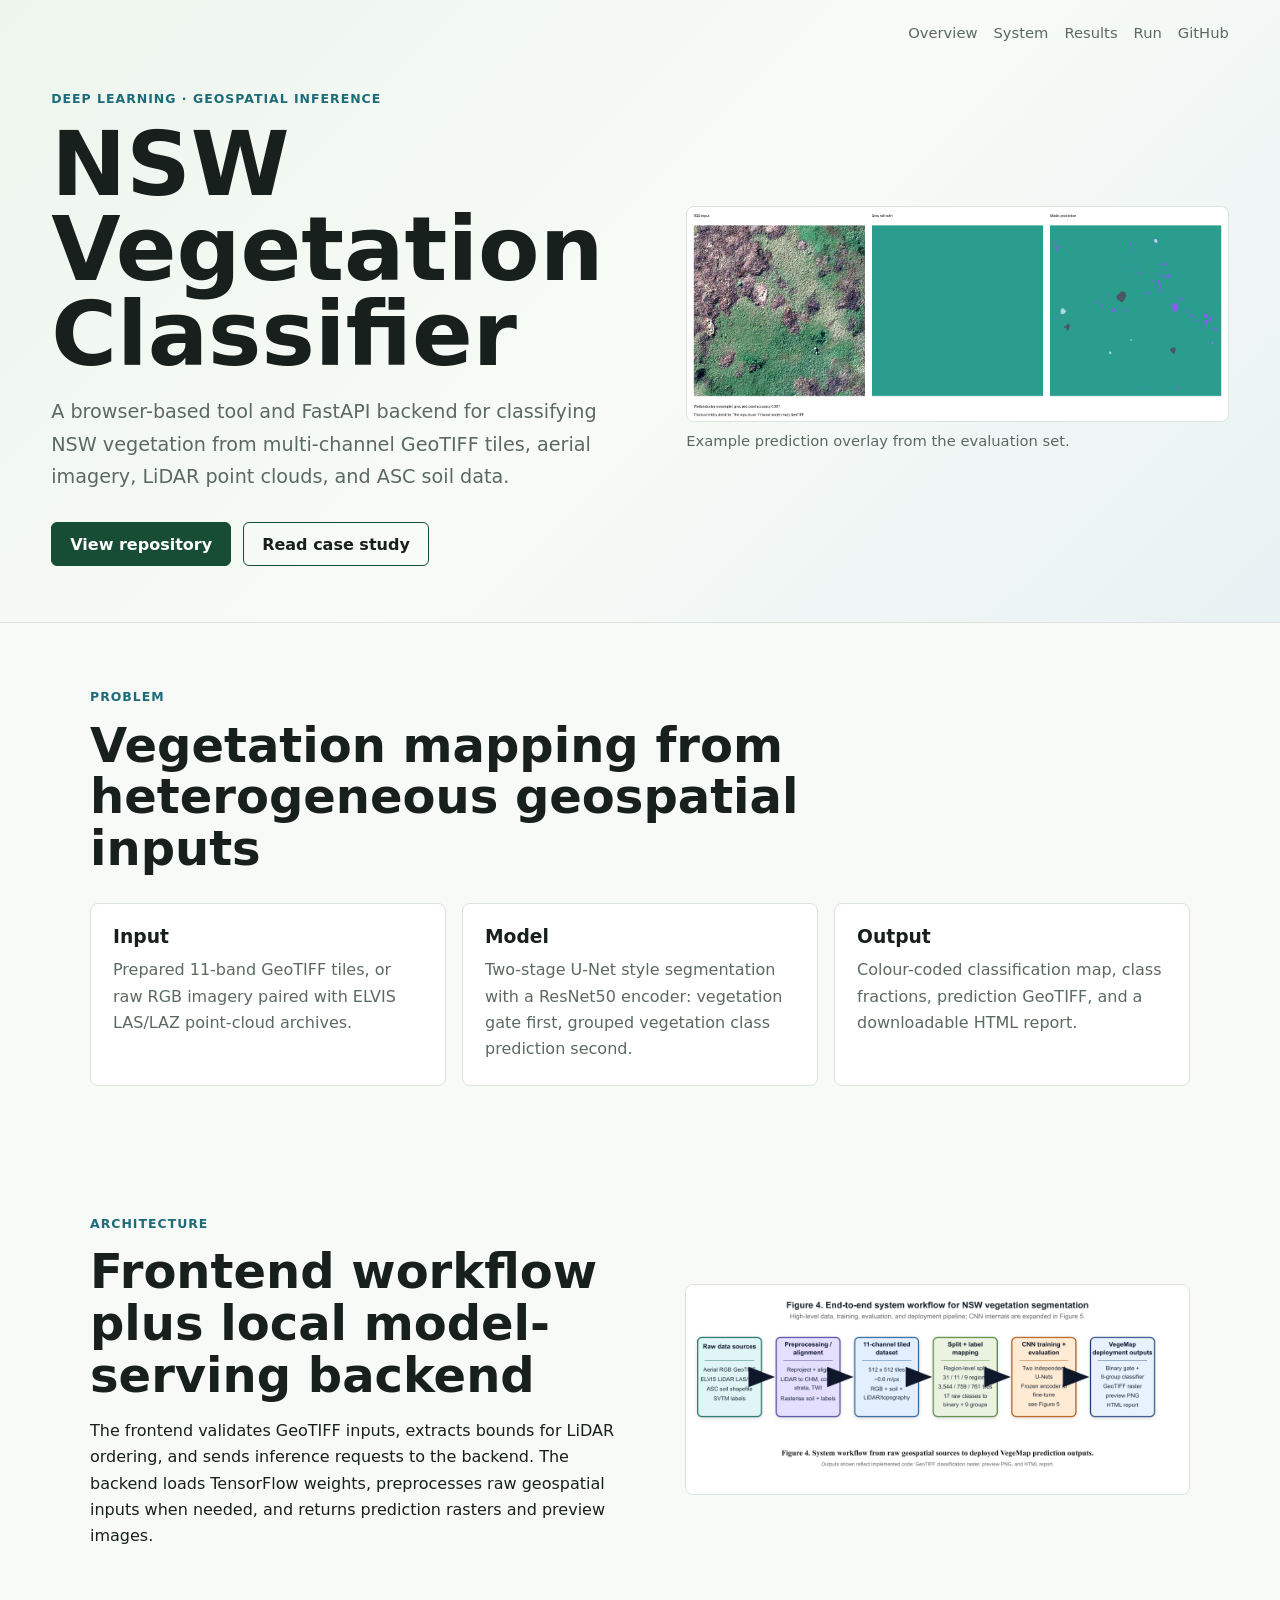
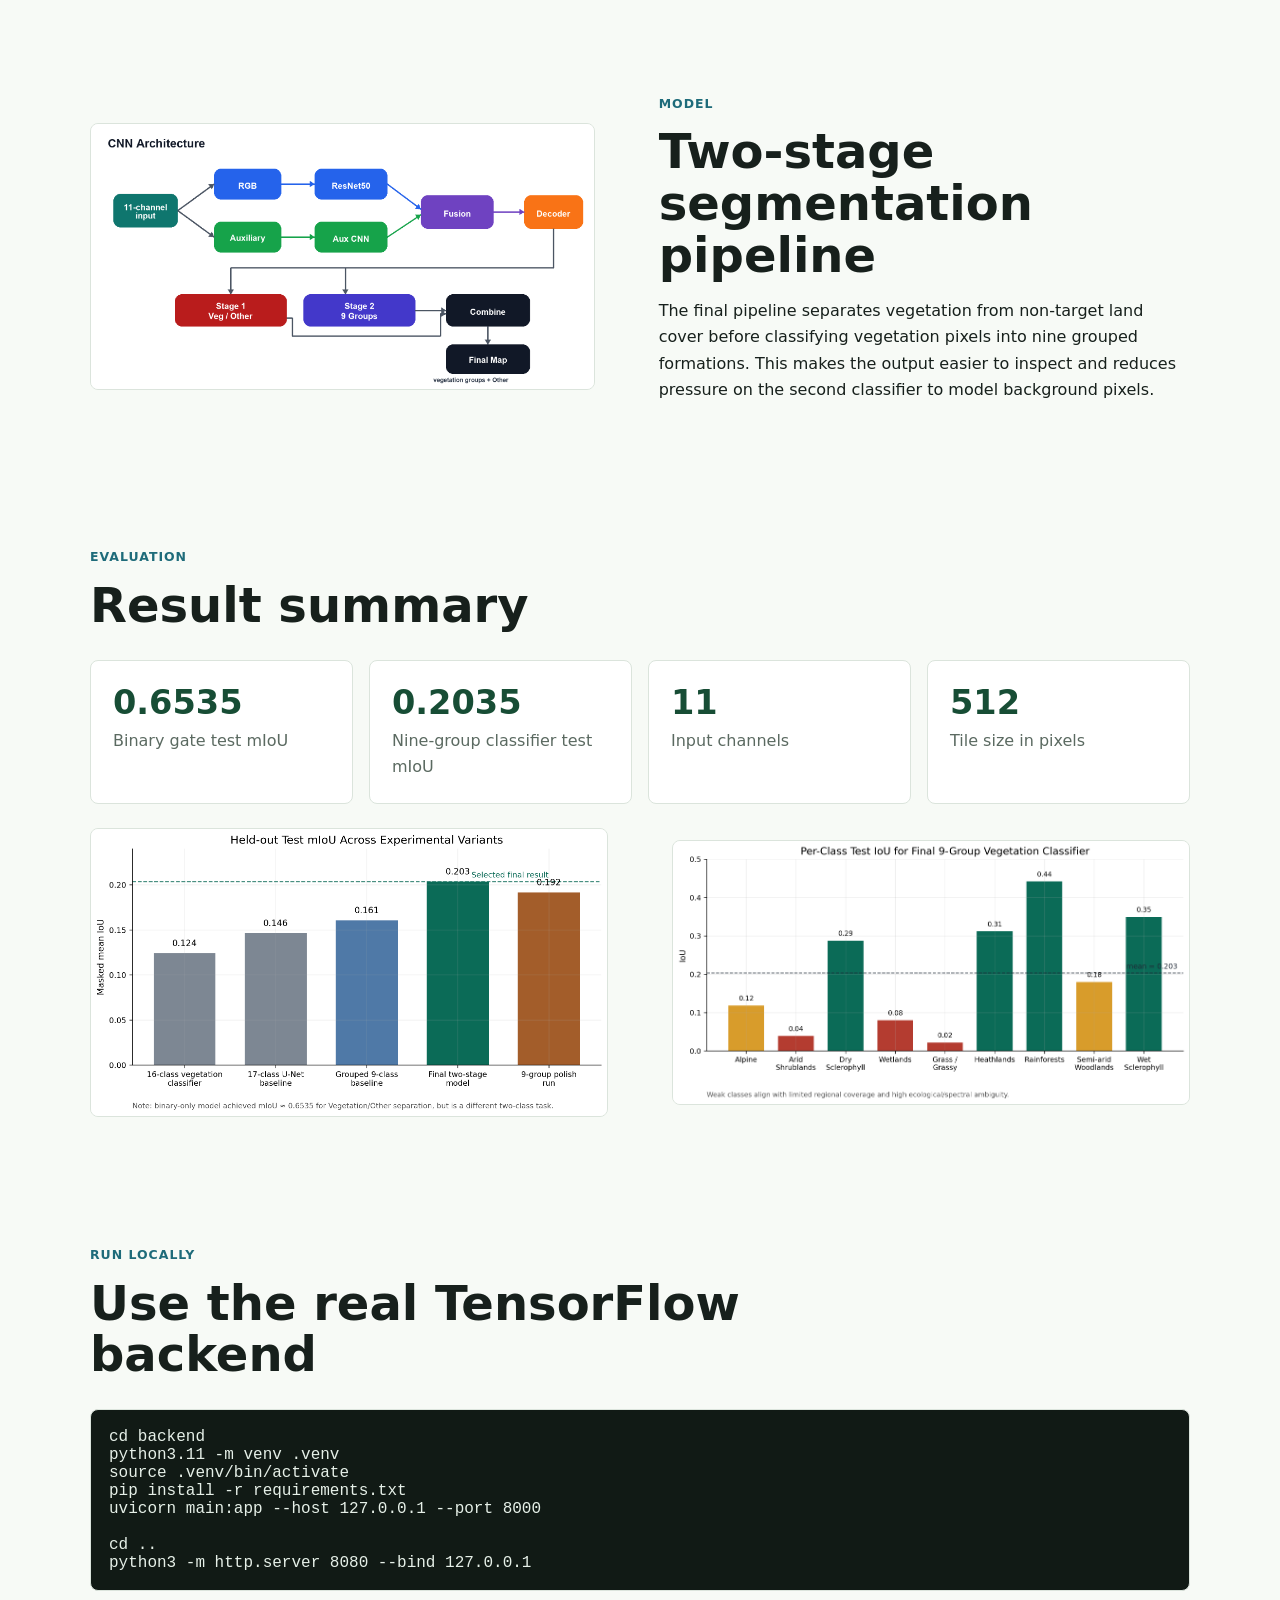
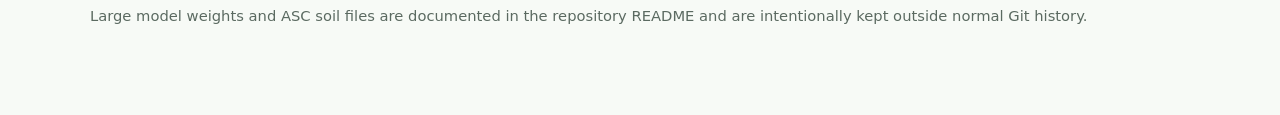
<file: docs/index.html>
<!doctype html>
<html lang="en">
<head>
  <meta charset="utf-8">
  <meta name="viewport" content="width=device-width, initial-scale=1">
  <title>NSW Vegetation Classifier</title>
  <link rel="stylesheet" href="styles.css">
</head>
<body>
  <header class="hero">
    <nav class="nav">
      <a href="#overview">Overview</a>
      <a href="#system">System</a>
      <a href="#results">Results</a>
      <a href="#run">Run</a>
      <a href="https://github.com/tuilachit/NSW_Vegetation_Classifier">GitHub</a>
    </nav>
    <div class="hero-grid">
      <div>
        <p class="eyebrow">Deep Learning · Geospatial Inference</p>
        <h1>NSW Vegetation Classifier</h1>
        <p class="lead">A browser-based tool and FastAPI backend for classifying NSW vegetation from multi-channel GeoTIFF tiles, aerial imagery, LiDAR point clouds, and ASC soil data.</p>
        <div class="actions">
          <a class="button primary" href="https://github.com/tuilachit/NSW_Vegetation_Classifier">View repository</a>
          <a class="button" href="https://github.com/tuilachit/NSW_Vegetation_Classifier/blob/main/docs/project/case-study.md">Read case study</a>
        </div>
      </div>
      <figure>
        <img src="assets/prediction-example.png" alt="Ground truth and model prediction comparison">
        <figcaption>Example prediction overlay from the evaluation set.</figcaption>
      </figure>
    </div>
  </header>

  <main>
    <section id="overview" class="section">
      <div class="section-title">
        <p class="eyebrow">Problem</p>
        <h2>Vegetation mapping from heterogeneous geospatial inputs</h2>
      </div>
      <div class="cards three">
        <article>
          <h3>Input</h3>
          <p>Prepared 11-band GeoTIFF tiles, or raw RGB imagery paired with ELVIS LAS/LAZ point-cloud archives.</p>
        </article>
        <article>
          <h3>Model</h3>
          <p>Two-stage U-Net style segmentation with a ResNet50 encoder: vegetation gate first, grouped vegetation class prediction second.</p>
        </article>
        <article>
          <h3>Output</h3>
          <p>Colour-coded classification map, class fractions, prediction GeoTIFF, and a downloadable HTML report.</p>
        </article>
      </div>
    </section>

    <section id="system" class="section split">
      <div>
        <p class="eyebrow">Architecture</p>
        <h2>Frontend workflow plus local model-serving backend</h2>
        <p>The frontend validates GeoTIFF inputs, extracts bounds for LiDAR ordering, and sends inference requests to the backend. The backend loads TensorFlow weights, preprocesses raw geospatial inputs when needed, and returns prediction rasters and preview images.</p>
      </div>
      <img src="assets/system-workflow.png" alt="System workflow diagram">
    </section>

    <section class="section split alt">
      <img src="assets/model-architecture.png" alt="Two-stage CNN architecture">
      <div>
        <p class="eyebrow">Model</p>
        <h2>Two-stage segmentation pipeline</h2>
        <p>The final pipeline separates vegetation from non-target land cover before classifying vegetation pixels into nine grouped formations. This makes the output easier to inspect and reduces pressure on the second classifier to model background pixels.</p>
      </div>
    </section>

    <section id="results" class="section">
      <div class="section-title">
        <p class="eyebrow">Evaluation</p>
        <h2>Result summary</h2>
      </div>
      <div class="metrics">
        <div><span>0.6535</span><p>Binary gate test mIoU</p></div>
        <div><span>0.2035</span><p>Nine-group classifier test mIoU</p></div>
        <div><span>11</span><p>Input channels</p></div>
        <div><span>512</span><p>Tile size in pixels</p></div>
      </div>
      <div class="image-row">
        <img src="assets/experiment-comparison.png" alt="Experiment comparison chart">
        <img src="assets/per-class-iou.png" alt="Per-class IoU chart">
      </div>
    </section>

    <section id="run" class="section">
      <div class="section-title">
        <p class="eyebrow">Run locally</p>
        <h2>Use the real TensorFlow backend</h2>
      </div>
      <pre><code>cd backend
python3.11 -m venv .venv
source .venv/bin/activate
pip install -r requirements.txt
uvicorn main:app --host 127.0.0.1 --port 8000

cd ..
python3 -m http.server 8080 --bind 127.0.0.1</code></pre>
      <p class="note">Large model weights and ASC soil files are documented in the repository README and are intentionally kept outside normal Git history.</p>
    </section>
  </main>
</body>
</html>
</file>
<file: docs/styles.css>
:root {
  color-scheme: light;
  --ink: #17201c;
  --muted: #5b6a61;
  --line: #dbe4dc;
  --paper: #f7faf6;
  --panel: #ffffff;
  --forest: #174d35;
  --leaf: #5f9d63;
  --water: #1e6b7a;
  --clay: #b56945;
}

* {
  box-sizing: border-box;
}

body {
  margin: 0;
  font-family: Inter, ui-sans-serif, system-ui, -apple-system, BlinkMacSystemFont, "Segoe UI", sans-serif;
  color: var(--ink);
  background: var(--paper);
}

a {
  color: inherit;
}

.hero {
  padding: 24px clamp(18px, 4vw, 56px) 56px;
  background: linear-gradient(135deg, #edf5ed 0%, #f8fbf7 52%, #e8f1f3 100%);
  border-bottom: 1px solid var(--line);
}

.nav {
  display: flex;
  flex-wrap: wrap;
  gap: 16px;
  justify-content: flex-end;
  margin-bottom: 48px;
  font-size: 0.92rem;
  color: var(--muted);
}

.nav a {
  text-decoration: none;
}

.hero-grid,
.split,
.image-row {
  display: grid;
  grid-template-columns: minmax(0, 1fr) minmax(320px, 0.95fr);
  gap: clamp(24px, 5vw, 64px);
  align-items: center;
}

.hero h1 {
  margin: 0;
  max-width: 820px;
  font-size: clamp(2.6rem, 7vw, 5.8rem);
  line-height: 0.95;
  letter-spacing: 0;
}

.lead {
  max-width: 680px;
  font-size: 1.2rem;
  line-height: 1.7;
  color: var(--muted);
}

.eyebrow {
  margin: 0 0 12px;
  color: var(--water);
  font-weight: 700;
  text-transform: uppercase;
  letter-spacing: 0.08em;
  font-size: 0.78rem;
}

.actions {
  display: flex;
  flex-wrap: wrap;
  gap: 12px;
  margin-top: 28px;
}

.button {
  display: inline-flex;
  align-items: center;
  justify-content: center;
  min-height: 44px;
  padding: 0 18px;
  border: 1px solid var(--forest);
  border-radius: 6px;
  text-decoration: none;
  font-weight: 700;
}

.button.primary {
  background: var(--forest);
  color: white;
}

figure {
  margin: 0;
}

figcaption,
.note {
  margin-top: 10px;
  color: var(--muted);
  font-size: 0.92rem;
}

img {
  display: block;
  width: 100%;
  height: auto;
  border: 1px solid var(--line);
  border-radius: 8px;
  background: white;
}

.section {
  max-width: 1180px;
  margin: 0 auto;
  padding: 64px clamp(18px, 4vw, 40px);
}

.section-title {
  max-width: 760px;
  margin-bottom: 28px;
}

h2 {
  margin: 0;
  font-size: clamp(1.8rem, 4vw, 3rem);
  line-height: 1.08;
  letter-spacing: 0;
}

h3 {
  margin: 0 0 10px;
}

p {
  line-height: 1.65;
}

.cards {
  display: grid;
  gap: 16px;
}

.cards.three {
  grid-template-columns: repeat(3, minmax(0, 1fr));
}

.cards article,
.metrics div {
  background: var(--panel);
  border: 1px solid var(--line);
  border-radius: 8px;
  padding: 22px;
}

.cards p {
  margin: 0;
  color: var(--muted);
}

.split.alt {
  grid-template-columns: minmax(320px, 0.95fr) minmax(0, 1fr);
}

.metrics {
  display: grid;
  grid-template-columns: repeat(4, minmax(0, 1fr));
  gap: 16px;
  margin-bottom: 24px;
}

.metrics span {
  display: block;
  color: var(--forest);
  font-size: 2.1rem;
  font-weight: 800;
}

.metrics p {
  margin: 6px 0 0;
  color: var(--muted);
}

.image-row {
  grid-template-columns: repeat(2, minmax(0, 1fr));
}

pre {
  overflow-x: auto;
  padding: 18px;
  border-radius: 8px;
  border: 1px solid var(--line);
  background: #111a15;
  color: #e6f0e8;
}

code {
  font-family: "SFMono-Regular", Consolas, monospace;
}

@media (max-width: 860px) {
  .hero-grid,
  .split,
  .split.alt,
  .image-row,
  .cards.three,
  .metrics {
    grid-template-columns: 1fr;
  }

  .nav {
    justify-content: flex-start;
  }
}
</file>
